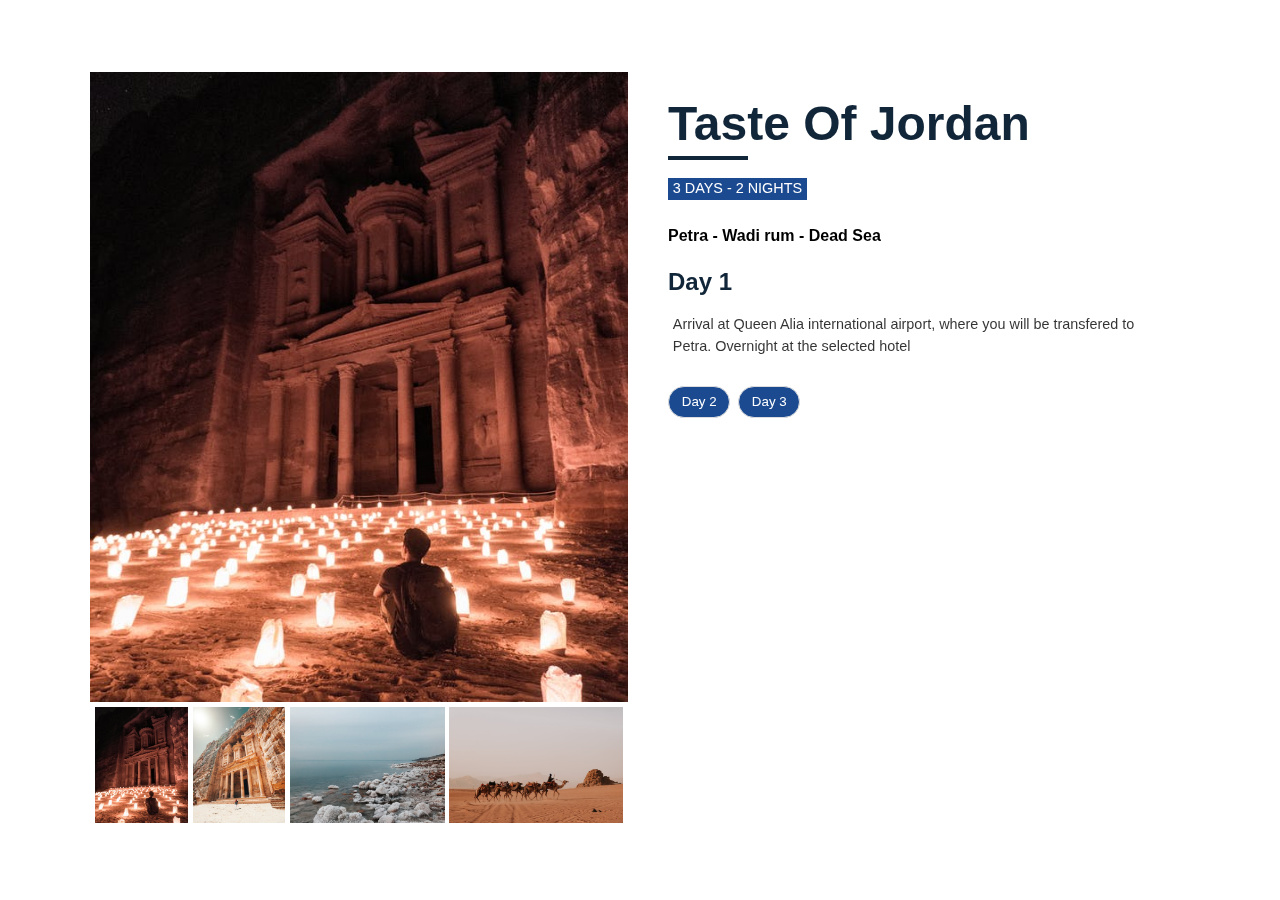
<file: program1.html>
<!DOCTYPE html>
<html>
  <head>
    <meta charset="utf-8" />
    <meta http-equiv="X-UA-Compatible" content="IE=edge" />
    <title>Aranda vip - Progarms</title>
    <meta name="viewport" content="width=device-width, initial-scale=1" />
    <link rel="stylesheet" href="assets/css/program.css" />

    <link
      rel="stylesheet"
      href="https://cdnjs.cloudflare.com/ajax/libs/font-awesome/5.15.1/css/all.min.css"
      integrity="sha512-+4zCK9k+qNFUR5X+cKL9EIR+ZOhtIloNl9GIKS57V1MyNsYpYcUrUeQc9vNfzsWfV28IaLL3i96P9sdNyeRssA=="
      crossorigin="anonymous"
    />
    <!--============= Fav Icon ===================-->

    <link
      rel="apple-touch-icon"
      sizes="180x180"
      href="assets/img/fav/apple-touch-icon.png"
    />
    <link
      rel="icon"
      type="image/png"
      sizes="32x32"
      href="assets/img/fav/favicon-32x32.png"
    />
    <link
      rel="icon"
      type="image/png"
      sizes="16x16"
      href="assets/img/fav/favicon-16x16.png"
    />
    <link rel="manifest" href="assets/img/fav/site.webmanifest" />
    <link
      rel="mask-icon"
      href="assets/img/fav/safari-pinned-tab.svg"
      color="#5bbad5"
    />
    <meta name="msapplication-TileColor" content="#da532c" />
    <meta name="theme-color" content="#ffffff" />
  </head>
  <body>
    <!-- <header class="header" id="header">
      <nav class="nav" id="nav">
        <a href="#" class="nav__logo"
          ><img src="assets/img/logo.png" alt="" width="80px" height="800px"
        /></a>

        <div class="nav__menu" id="nav-menu">
          <ul class="nav__list">
            <li class="nav__item">
              <a href="#discover" class="nav__link">Discover</a>
            </li>
            <li class="nav__item">
              <a href="#services" class="nav__link">Services</a>
            </li>
            <li class="nav__item">
              <a href="#featured" class="nav__link">Car rental</a>
            </li>
            <li class="nav__item">
              <a href="#featured" class="nav__link">Programs</a>
            </li>
          </ul>

          <div class="nav__dark">
            <span class="change-theme-name">Dark mode</span>
            <i class="ri-moon-line change-theme" id="theme-button"></i>
          </div>

          <i class="ri-close-line nav__close" id="nav-close"></i>
        </div>

        <div class="nav__toggle" id="nav-toggle">
          <i class="ri-menu-3-line"></i>
        </div>
      </nav>
    </header> -->
    <div class="card-wrapper">
      <div class="card">
        <!-- card left -->
        <div class="product-imgs">
          <div class="img-display">
            <div class="img-showcase">
              <img src="assets/img/petra.jpeg" alt="shoe image" />
              <img src="assets/img/petra1.jpeg" alt="shoe image" />
              <img src="assets/img/dead.jpeg" alt="shoe image" />
              <img src="assets/img/wadi.jpeg" alt="shoe image" />
            </div>
          </div>
          <div class="img-select">
            <div class="img-item">
              <a href="#" data-id="1">
                <img src="assets/img/petra.jpeg" alt="shoe image" />
              </a>
            </div>
            <div class="img-item">
              <a href="#" data-id="2">
                <img src="assets/img/petra1.jpeg" alt="shoe image" />
              </a>
            </div>
            <div class="img-item">
              <a href="#" data-id="3">
                <img src="assets/img/dead.jpeg" alt="shoe image" />
              </a>
            </div>
            <div class="img-item">
              <a href="#" data-id="4">
                <img src="assets/img/wadi.jpeg" alt="shoe image" />
              </a>
            </div>
          </div>
        </div>
        <!-- card right -->
        <div class="product-content">
          <h2 class="product-title">Taste of Jordan</h2>
          <a href="#" class="product-link">3 Days - 2 nights</a>

          <div class="product-price">
            <p class="last-price">Petra - Wadi rum - Dead Sea</p>
          </div>

          <div class="product-detail">
            <h2 id="daytitle">Day 1</h2>
            <p id="dayinfo">
              Arrival at Queen Alia international airport, where you will be
              transfered to Petra. Overnight at the selected hotel
            </p>
          </div>

          <div class="purchase-info">
            <button class="btn" id="day2" onclick="">Day 2</button>
            <button class="btn" id="day3" onclick="">Day 3</button>
          </div>
        </div>
      </div>
    </div>

    <!--=============== SCROLL REVEAL===============-->
    <script src="assets/js/scrollreveal.min.js"></script>

    <script src="assets/js/program.js"></script>
  </body>
</html>
</file>
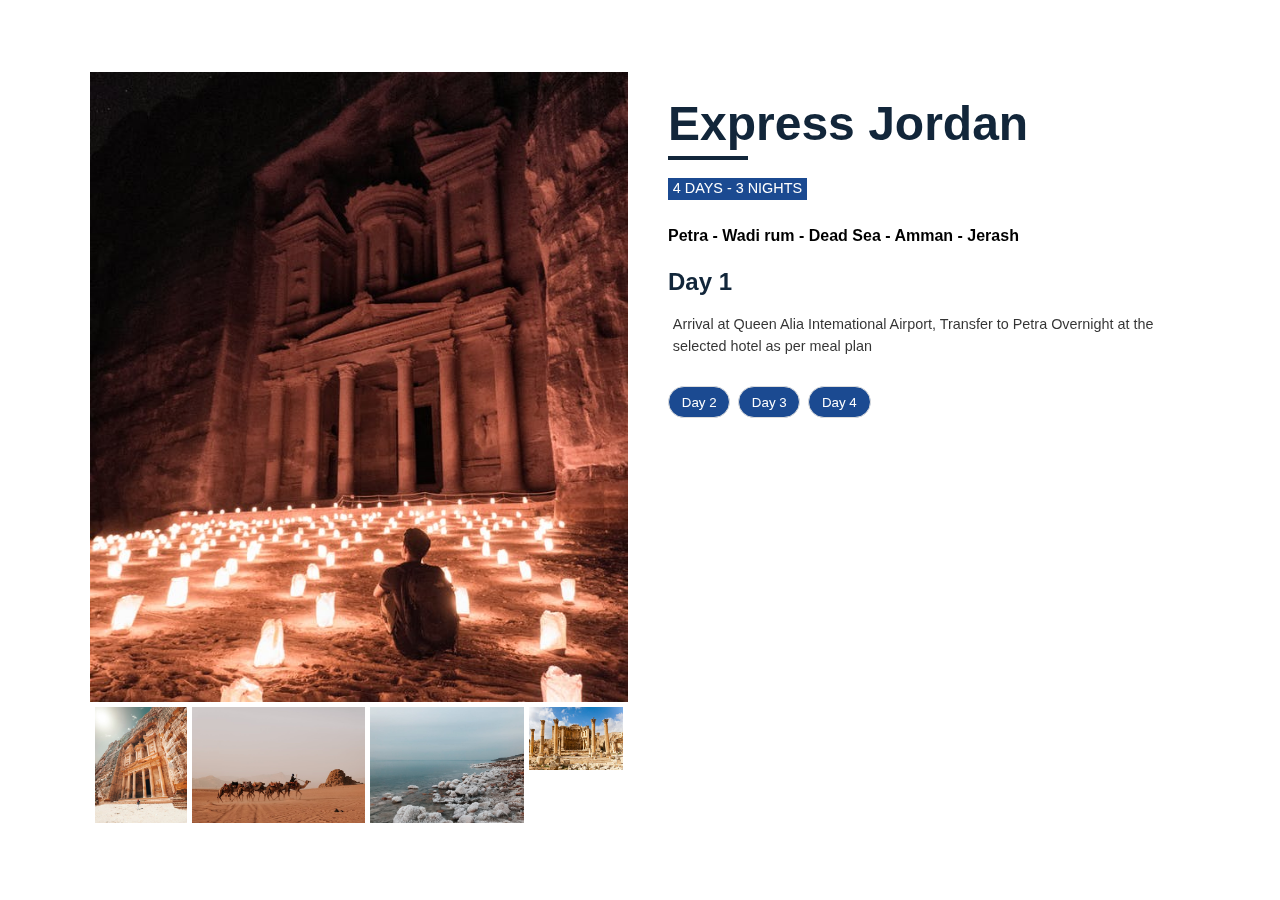
<file: program2.html>
<!DOCTYPE html>
<html>
  <head>
    <meta charset="utf-8" />
    <meta http-equiv="X-UA-Compatible" content="IE=edge" />
    <title>Aranda vip - Progarms</title>
    <meta name="viewport" content="width=device-width, initial-scale=1" />
    <link rel="stylesheet" href="assets/css/program.css" />
    <link
      rel="stylesheet"
      href="https://cdnjs.cloudflare.com/ajax/libs/font-awesome/5.15.1/css/all.min.css"
      integrity="sha512-+4zCK9k+qNFUR5X+cKL9EIR+ZOhtIloNl9GIKS57V1MyNsYpYcUrUeQc9vNfzsWfV28IaLL3i96P9sdNyeRssA=="
      crossorigin="anonymous"
    />
    <!--============= Fav Icon ===================-->

    <link
      rel="apple-touch-icon"
      sizes="180x180"
      href="assets/img/fav/apple-touch-icon.png"
    />
    <link
      rel="icon"
      type="image/png"
      sizes="32x32"
      href="assets/img/fav/favicon-32x32.png"
    />
    <link
      rel="icon"
      type="image/png"
      sizes="16x16"
      href="assets/img/fav/favicon-16x16.png"
    />
    <link rel="manifest" href="assets/img/fav/site.webmanifest" />
    <link
      rel="mask-icon"
      href="assets/img/fav/safari-pinned-tab.svg"
      color="#5bbad5"
    />
    <meta name="msapplication-TileColor" content="#da532c" />
    <meta name="theme-color" content="#ffffff" />
  </head>
  <body>
    <!-- <header class="header" id="header">
      <nav class="nav" id="nav">
        <a href="#" class="nav__logo"
          ><img src="assets/img/logo.png" alt="" width="80px" height="800px"
        /></a>

        <div class="nav__menu" id="nav-menu">
          <ul class="nav__list">
            <li class="nav__item">
              <a href="#discover" class="nav__link">Discover</a>
            </li>
            <li class="nav__item">
              <a href="#services" class="nav__link">Services</a>
            </li>
            <li class="nav__item">
              <a href="#featured" class="nav__link">Car rental</a>
            </li>
            <li class="nav__item">
              <a href="#featured" class="nav__link">Programs</a>
            </li>
          </ul>

           <div class="nav__dark">
              <span class="change-theme-name">Dark mode</span>
              <i class="ri-moon-line change-theme" id="theme-button"></i>
            </div> 

          <i class="ri-close-line nav__close" id="nav-close"></i>
        </div>

        <div class="nav__toggle" id="nav-toggle">
          <i class="ri-menu-3-line"></i>
        </div>
      </nav>
    </header> -->
    <div class="card-wrapper">
      <div class="card">
        <!-- card left -->
        <div class="product-imgs">
          <div class="img-display">
            <div class="img-showcase">
              <img src="assets/img/petra.jpeg" alt="shoe image" />
              <img src="assets/img/petra1.jpeg" alt="shoe image" />
              <img src="assets/img/dead.jpeg" alt="shoe image" />
              <img src="assets/img/wadi.jpeg" alt="shoe image" />
            </div>
          </div>
          <div class="img-select">
            <div class="img-item">
              <a href="#" data-id="1">
                <img src="assets/img/petra1.jpeg" alt="shoe image" />
              </a>
            </div>
            <div class="img-item">
              <a href="#" data-id="2">
                <img src="assets/img/wadi.jpeg" alt="shoe image" />
              </a>
            </div>
            <div class="img-item">
              <a href="#" data-id="3">
                <img src="assets/img/dead.jpeg" alt="shoe image" />
              </a>
            </div>
            <div class="img-item">
              <a href="#" data-id="4">
                <img src="assets/img/jerash.jpg" alt="shoe image" />
              </a>
            </div>
          </div>
        </div>
        <!-- card right -->
        <div class="product-content">
          <h2 class="product-title">Express Jordan</h2>
          <a href="#" class="product-link">4 Days - 3 nights</a>

          <div class="product-price">
            <p class="last-price">
              Petra - Wadi rum - Dead Sea - Amman - Jerash
            </p>
          </div>

          <div class="product-detail">
            <h2 id="daytitle">Day 1</h2>
            <p id="dayinfo">
              Arrival at Queen Alia Intemational Airport, Transfer to Petra
              Overnight at the selected hotel as per meal plan
            </p>
          </div>

          <div class="purchase-info">
            <button class="btn" id="day2" onclick="">Day 2</button>
            <button class="btn" id="day3" onclick="">Day 3</button>
            <button class="btn" id="day4" onclick="">Day 4</button>
          </div>
        </div>
      </div>
    </div>

    <script src="assets/js/scrollreveal.min.js"></script>

    <script>
      const day_2_btn = document.getElementById("day2");
      const day_3_btn = document.getElementById("day3");
      const day_4_btn = document.getElementById("day4");
      const title = document.getElementById("daytitle");
      const info = document.getElementById("dayinfo");
      day_2_btn.addEventListener("click", () => {
        let text = "Day 2";
        let infoText =
          "Breakfast at the hotel. Today, enjoy a tour of Petra, both a Jordanian national treasure and aUNESCO World Heritage Site. The ancient capital of the Nabataeans, Petra once sheltered Arab traders who came through the region with precious cargoes of spices, silkS, Vory, and rare pelts. See the towering treasury, a building rising 140 feet that is cut into the sheer rock face Along the way, you will also see the impressive architecture of countiess temples, water channels, arched gates, and royal tombs, the remnants of a once great culture Continue to visit the Wadi Rum Desert, and its magnificent moon-like landscape. Take a short ride in a 4x4 vehicle. Overnight at the camp as per meal plan";
        title.innerText = text;
        info.innerText = infoText;
      });

      day_3_btn.addEventListener("click", () => {
        let text = "Day 3";
        let infoText =
          "Breakfast at the camp. Then drive to the lowest point on Earth the Dead Sea for relaxation and rejuenation After visit Dead Sea beach drive to Amman. Overnight at the selected hotel as per meal plan";
        title.innerText = text;
        info.innerText = infoText;
      });

      day_4_btn.addEventListener("click", () => {
        let text = "Day 4";
        let infoText =
          "Breakfast at the hotel. After breakfast, embark on acity tour of Amman, the capital of the Kingdom of Jordan. Often referred to as the 'White City' because of the white stone used to build the houses, Amman is among the oldest continually inhabited cities on Earth. The tour wil take  you to the museums, the Citadel, the Roman Amphitheater, the souks, and the city's moderndistnct Then travel north of Amman to the best preserved example of Roman civilization in Jordan, the city of Jerash Jerash, part of the Decapolis (the ten large Roman cities of the East)has been called the Pompeii of the East for its unique state of preservation. The city featurestheaters, churches. temples of Zeus and Artemis. a Nymphaeum and colonnaded streets. Andfinaly transfer to the airport Assistance with fomalities by a member of our staff and departure";
        title.innerText = text;
        info.innerText = infoText;
      });

      const imgs = document.querySelectorAll(".img-select a");
      const imgBtns = [...imgs];
      let imgId = 1;

      imgBtns.forEach((imgItem) => {
        imgItem.addEventListener("click", (event) => {
          event.preventDefault();
          imgId = imgItem.dataset.id;
          slideImage();
        });
      });

      function slideImage() {
        const displayWidth = document.querySelector(
          ".img-showcase img:first-child",
        ).clientWidth;

        document.querySelector(".img-showcase").style.transform = `translateX(${
          -(imgId - 1) * displayWidth
        }px)`;
      }

      window.addEventListener("resize", slideImage);

      /********* **********/

      const sr = ScrollReveal({
        distance: "60px",
        duration: 2800,
        // reset: true,
      });

      sr.reveal(`.product-content`, {
        origin: "top",
        interval: 100,
      });

      sr.reveal(`.product-imgs`, {
        origin: "left",
        interval: 100,
      });
    </script>
  </body>
</html>
</file>
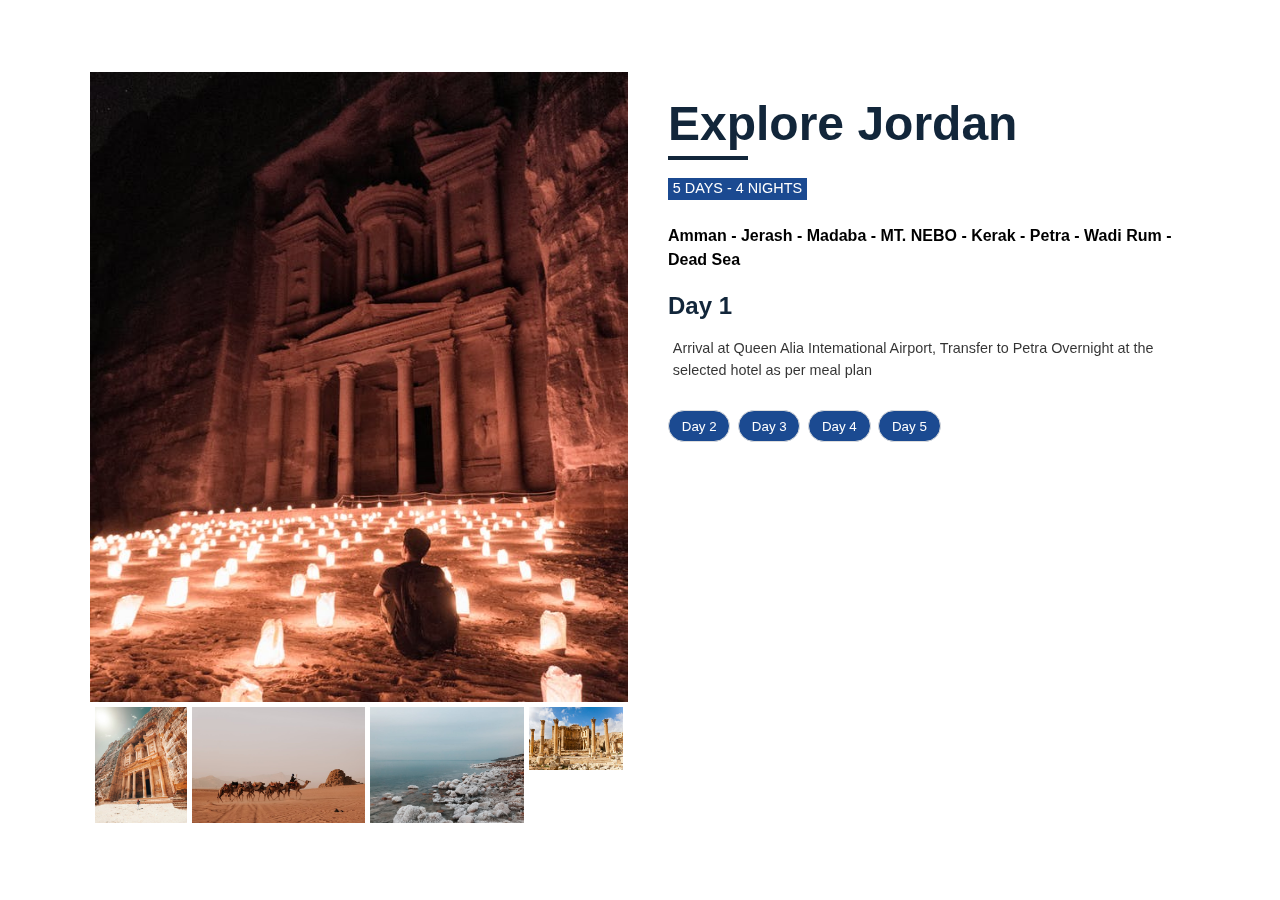
<file: program3.html>
<!DOCTYPE html>
<html>
  <head>
    <meta charset="utf-8" />
    <meta http-equiv="X-UA-Compatible" content="IE=edge" />
    <title>Aranda vip - Progarms</title>
    <meta name="viewport" content="width=device-width, initial-scale=1" />
    <link rel="stylesheet" href="assets/css/program.css" />
    <link
      rel="stylesheet"
      href="https://cdnjs.cloudflare.com/ajax/libs/font-awesome/5.15.1/css/all.min.css"
      integrity="sha512-+4zCK9k+qNFUR5X+cKL9EIR+ZOhtIloNl9GIKS57V1MyNsYpYcUrUeQc9vNfzsWfV28IaLL3i96P9sdNyeRssA=="
      crossorigin="anonymous"
    />
    <!--============= Fav Icon ===================-->

    <link
      rel="apple-touch-icon"
      sizes="180x180"
      href="assets/img/fav/apple-touch-icon.png"
    />
    <link
      rel="icon"
      type="image/png"
      sizes="32x32"
      href="assets/img/fav/favicon-32x32.png"
    />
    <link
      rel="icon"
      type="image/png"
      sizes="16x16"
      href="assets/img/fav/favicon-16x16.png"
    />
    <link rel="manifest" href="assets/img/fav/site.webmanifest" />
    <link
      rel="mask-icon"
      href="assets/img/fav/safari-pinned-tab.svg"
      color="#5bbad5"
    />
    <meta name="msapplication-TileColor" content="#da532c" />
    <meta name="theme-color" content="#ffffff" />
  </head>
  <body>
    <!-- <header class="header" id="header">
      <nav class="nav" id="nav">
        <a href="#" class="nav__logo"
          ><img src="assets/img/logo.png" alt="" width="80px" height="800px"
        /></a>

        <div class="nav__menu" id="nav-menu">
          <ul class="nav__list">
            <li class="nav__item">
              <a href="#discover" class="nav__link">Discover</a>
            </li>
            <li class="nav__item">
              <a href="#services" class="nav__link">Services</a>
            </li>
            <li class="nav__item">
              <a href="#featured" class="nav__link">Car rental</a>
            </li>
            <li class="nav__item">
              <a href="#featured" class="nav__link">Programs</a>
            </li>
          </ul>

           <div class="nav__dark">
              <span class="change-theme-name">Dark mode</span>
              <i class="ri-moon-line change-theme" id="theme-button"></i>
            </div> 

          <i class="ri-close-line nav__close" id="nav-close"></i>
        </div>

        <div class="nav__toggle" id="nav-toggle">
          <i class="ri-menu-3-line"></i>
        </div>
      </nav>
    </header> -->
    <div class="card-wrapper">
      <div class="card">
        <!-- card left -->
        <div class="product-imgs">
          <div class="img-display">
            <div class="img-showcase">
              <img src="assets/img/petra.jpeg" alt="shoe image" />
              <img src="assets/img/petra1.jpeg" alt="shoe image" />
              <img src="assets/img/dead.jpeg" alt="shoe image" />
              <img src="assets/img/wadi.jpeg" alt="shoe image" />
            </div>
          </div>
          <div class="img-select">
            <div class="img-item">
              <a href="#" data-id="1">
                <img src="assets/img/petra1.jpeg" alt="shoe image" />
              </a>
            </div>
            <div class="img-item">
              <a href="#" data-id="2">
                <img src="assets/img/wadi.jpeg" alt="shoe image" />
              </a>
            </div>
            <div class="img-item">
              <a href="#" data-id="3">
                <img src="assets/img/dead.jpeg" alt="shoe image" />
              </a>
            </div>
            <div class="img-item">
              <a href="#" data-id="4">
                <img src="assets/img/jerash.jpg" alt="shoe image" />
              </a>
            </div>
          </div>
        </div>
        <!-- card right -->
        <div class="product-content">
          <h2 class="product-title">Explore Jordan</h2>
          <a href="#" class="product-link">5 Days - 4 nights</a>

          <div class="product-price">
            <p class="last-price">
              Amman - Jerash - Madaba - MT. NEBO - Kerak - Petra - Wadi Rum -
              Dead Sea
            </p>
          </div>

          <div class="product-detail">
            <h2 id="daytitle">Day 1</h2>
            <p id="dayinfo">
              Arrival at Queen Alia Intemational Airport, Transfer to Petra
              Overnight at the selected hotel as per meal plan
            </p>
          </div>

          <div class="purchase-info">
            <button class="btn" id="day2" onclick="">Day 2</button>
            <button class="btn" id="day3" onclick="">Day 3</button>
            <button class="btn" id="day4" onclick="">Day 4</button>
            <button id="day5" class="btn" onclick="">Day 5</button>
          </div>
        </div>
      </div>
    </div>
    <script src="assets/js/scrollreveal.min.js"></script>
    <script>
      const day_2_btn = document.getElementById("day2");
      const day_3_btn = document.getElementById("day3");
      const day_4_btn = document.getElementById("day4");
      const day_5_btn = document.getElementById("day5");
      const title = document.getElementById("daytitle");
      const info = document.getElementById("dayinfo");
      day_2_btn.addEventListener("click", () => {
        let text = "Day 2";
        let infoText =
          "Breakast at the hotel After breaktast, embark on a city tour of Amman, the capital of the Kingdom of Jordan Often referred to as the 'White City' because of the white stone used to build the houses Amman is among the aldest continually inhabited cities on Earth. The tour will take you to the museums, the Citadel, the Roman Amphitheater, the souks, and the city's modern distnct. Then travel north of Amman to the best preseved example of Roman civilization in Jordan, the city of Jerash Jerash, part of the Decapolis (the ten large Roman cities of the East) has been called the Pompeii of the East for its unique state of preservation. The city features theaters, churches, temples of Zeus and Artemis, a Nymphaeum and colonnaded streets. Later, return to Amman. Overnight at the selected hotel as per meal plan";
        title.innerText = text;
        info.innerText = infoText;
      });

      day_3_btn.addEventListener("click", () => {
        let text = "Day 3";
        let infoText =
          "Breakfast at the hotel. This morning en route to Petra, visit the mosaic city of Madaba, where an ancient map of the Holy Land is set into the floor of Saint George's Church. Continue to visit Mount Nebo, the reputed burial site of Moses, overlooking the Jordan Valley and the Dead Sea. Then drive through the beautiful scenery of Wadi Mujib to Kerak for a visit of the Crusader Castle before arriving in Petra Rinally, drive to the Petra Overnight at the selected hotel as per meal plan";
        title.innerText = text;
        info.innerText = infoText;
      });

      day_4_btn.addEventListener("click", () => {
        let text = "Day 4";
        let infoText =
          "Breaktast at the hotel loday, enjoy a tour of Petra, both a Jordanian national treasure and a UNESCO Worid Heritage Site. The ancient capital of the Nabataeans Petra once sheltered Arab traders who came through the region with precious cargoes of spIces, silks IVOry, and rare pelts. See the towering reasury, a building nsing 140 feet that is cut into the sheer rocktace. Along the way. you will als0 see the impresSIve architecture of countiess temples, water channels, arched gates, and royal tombs, the remnants of a once great culture Continue to Visit the Wadi Rum Desert, and its magnificent moon-like landscape 1ake a short nide in a 4x4 vehicle. Overnight at the camp as per meal plan";
        title.innerText = text;
        info.innerText = infoText;
      });

      day_5_btn.addEventListener("click", () => {
        let text = "Day 5";
        let infoText =
          "Breakfast at the camp. Then drive to the lowest point on Earth the Dead Sea for relaxation and rejuvenation After visit Dead Sea beach drive to Amman to take rest before departure And finally transfer to the airport. Assistance with formalities by a member of our staff and departure";
        title.innerText = text;
        info.innerText = infoText;
      });

      const imgs = document.querySelectorAll(".img-select a");
      const imgBtns = [...imgs];
      let imgId = 1;

      imgBtns.forEach((imgItem) => {
        imgItem.addEventListener("click", (event) => {
          event.preventDefault();
          imgId = imgItem.dataset.id;
          slideImage();
        });
      });

      function slideImage() {
        const displayWidth = document.querySelector(
          ".img-showcase img:first-child",
        ).clientWidth;

        document.querySelector(".img-showcase").style.transform = `translateX(${
          -(imgId - 1) * displayWidth
        }px)`;
      }

      window.addEventListener("resize", slideImage);

      /********* **********/

      const sr = ScrollReveal({
        distance: "60px",
        duration: 2800,
        // reset: true,
      });

      sr.reveal(`.product-content`, {
        origin: "top",
        interval: 100,
      });

      sr.reveal(`.product-imgs`, {
        origin: "left",
        interval: 100,
      });
    </script>
  </body>
</html>
</file>
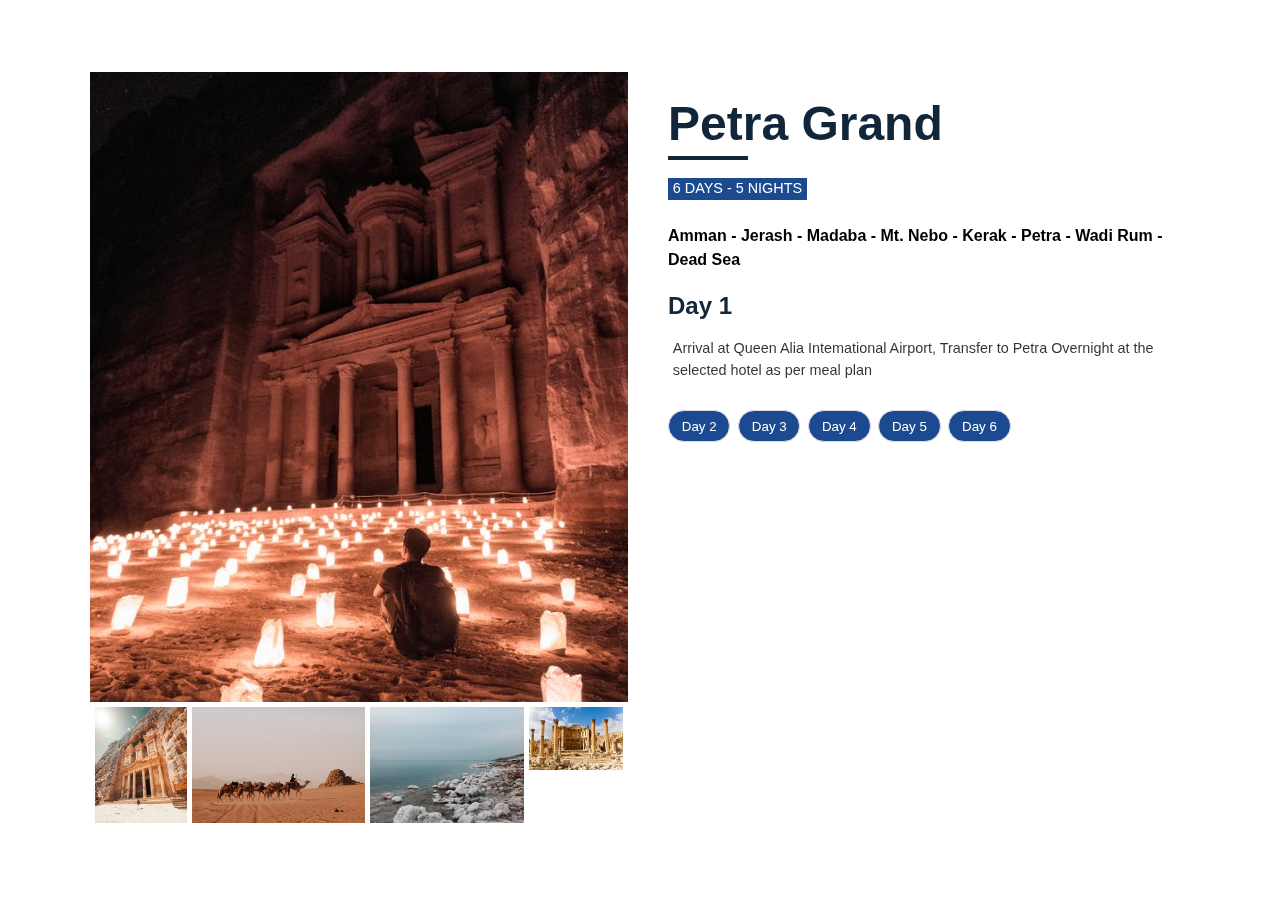
<file: program4.html>
<!DOCTYPE html>
<html>
  <head>
    <meta charset="utf-8" />
    <meta http-equiv="X-UA-Compatible" content="IE=edge" />
    <title>Aranda vip - Progarms</title>
    <meta name="viewport" content="width=device-width, initial-scale=1" />
    <link rel="stylesheet" href="assets/css/program.css" />
    <link
      rel="stylesheet"
      href="https://cdnjs.cloudflare.com/ajax/libs/font-awesome/5.15.1/css/all.min.css"
      integrity="sha512-+4zCK9k+qNFUR5X+cKL9EIR+ZOhtIloNl9GIKS57V1MyNsYpYcUrUeQc9vNfzsWfV28IaLL3i96P9sdNyeRssA=="
      crossorigin="anonymous"
    />
    <!--============= Fav Icon ===================-->

    <link
      rel="apple-touch-icon"
      sizes="180x180"
      href="assets/img/fav/apple-touch-icon.png"
    />
    <link
      rel="icon"
      type="image/png"
      sizes="32x32"
      href="assets/img/fav/favicon-32x32.png"
    />
    <link
      rel="icon"
      type="image/png"
      sizes="16x16"
      href="assets/img/fav/favicon-16x16.png"
    />
    <link rel="manifest" href="assets/img/fav/site.webmanifest" />
    <link
      rel="mask-icon"
      href="assets/img/fav/safari-pinned-tab.svg"
      color="#5bbad5"
    />
    <meta name="msapplication-TileColor" content="#da532c" />
    <meta name="theme-color" content="#ffffff" />
  </head>
  <body>
    <!-- <header class="header" id="header">
      <nav class="nav" id="nav">
        <a href="#" class="nav__logo"
          ><img src="assets/img/logo.png" alt="" width="80px" height="800px"
        /></a>

        <div class="nav__menu" id="nav-menu">
          <ul class="nav__list">
            <li class="nav__item">
              <a href="#discover" class="nav__link">Discover</a>
            </li>
            <li class="nav__item">
              <a href="#services" class="nav__link">Services</a>
            </li>
            <li class="nav__item">
              <a href="#featured" class="nav__link">Car rental</a>
            </li>
            <li class="nav__item">
              <a href="#featured" class="nav__link">Programs</a>
            </li>
          </ul>

           <div class="nav__dark">
              <span class="change-theme-name">Dark mode</span>
              <i class="ri-moon-line change-theme" id="theme-button"></i>
            </div> 

          <i class="ri-close-line nav__close" id="nav-close"></i>
        </div>

        <div class="nav__toggle" id="nav-toggle">
          <i class="ri-menu-3-line"></i>
        </div>
      </nav>
    </header> -->
    <div class="card-wrapper">
      <div class="card">
        <!-- card left -->
        <div class="product-imgs">
          <div class="img-display">
            <div class="img-showcase">
              <img src="assets/img/petra.jpeg" alt="shoe image" />
              <img src="assets/img/petra1.jpeg" alt="shoe image" />
              <img src="assets/img/dead.jpeg" alt="shoe image" />
              <img src="assets/img/wadi.jpeg" alt="shoe image" />
            </div>
          </div>
          <div class="img-select">
            <div class="img-item">
              <a href="#" data-id="1">
                <img src="assets/img/petra1.jpeg" alt="shoe image" />
              </a>
            </div>
            <div class="img-item">
              <a href="#" data-id="2">
                <img src="assets/img/wadi.jpeg" alt="shoe image" />
              </a>
            </div>
            <div class="img-item">
              <a href="#" data-id="3">
                <img src="assets/img/dead.jpeg" alt="shoe image" />
              </a>
            </div>
            <div class="img-item">
              <a href="#" data-id="4">
                <img src="assets/img/jerash.jpg" alt="shoe image" />
              </a>
            </div>
          </div>
        </div>
        <!-- card right -->
        <div class="product-content">
          <h2 class="product-title">Petra Grand</h2>
          <a href="#" class="product-link">6 Days - 5 Nights</a>

          <div class="product-price">
            <p class="last-price">
              Amman - Jerash - Madaba - Mt. Nebo - Kerak - Petra - Wadi Rum -
              Dead Sea
            </p>
          </div>

          <div class="product-detail">
            <h2 id="daytitle">Day 1</h2>
            <p id="dayinfo">
              Arrival at Queen Alia Intemational Airport, Transfer to Petra
              Overnight at the selected hotel as per meal plan
            </p>
          </div>

          <div class="purchase-info">
            <button class="btn" id="day2" onclick="">Day 2</button>
            <button class="btn" id="day3" onclick="">Day 3</button>
            <button class="btn" id="day4" onclick="">Day 4</button>
            <button id="day5" class="btn" onclick="">Day 5</button>
            <button id="day6" class="btn" onclick="">Day 6</button>
          </div>
        </div>
      </div>
    </div>
    <script src="assets/js/scrollreveal.min.js"></script>

    <script>
      const day_2_btn = document.getElementById("day2");
      const day_3_btn = document.getElementById("day3");
      const day_4_btn = document.getElementById("day4");
      const day_5_btn = document.getElementById("day5");
      const title = document.getElementById("daytitle");
      const info = document.getElementById("dayinfo");
      day_2_btn.addEventListener("click", () => {
        let text = "Day 2";
        let infoText =
          "Breakast at the hotel After breaktast, embark on a city tour of Amman, the capital of the Kingdom of Jordan Often referred to as the 'White City' because of the white stone used to build the houses Amman is among the aldest continually inhabited cities on Earth. The tour will take you to the museums, the Citadel, the Roman Amphitheater, the souks, and the city's modern distnct. Then travel north of Amman to the best preseved example of Roman civilization in Jordan, the city of Jerash Jerash, part of the Decapolis (the ten large Roman cities of the East) has been called the Pompeii of the East for its unique state of preservation. The city features theaters, churches, temples of Zeus and Artemis, a Nymphaeum and colonnaded streets. Later, return to Amman. Overnight at the selected hotel as per meal plan";
        title.innerText = text;
        info.innerText = infoText;
      });

      day_3_btn.addEventListener("click", () => {
        let text = "Day 3";
        let infoText =
          "Breakfast at the hotel. This morning en route to Petra, visit the mosaic city of Madaba, where an ancient map of the Holy Land is set into the floor of Saint George's Church. Continue to visit Mount Nebo, the reputed burial site of Moses, overlooking the Jordan Valley and the Dead Sea. Then drive through the beautiful scenery of Wadi Mujib to Kerak for a visit of the Crusader Castle before arriving in Petra Rinally, drive to the Petra Overnight at the selected hotel as per meal plan";
        title.innerText = text;
        info.innerText = infoText;
      });

      day_4_btn.addEventListener("click", () => {
        let text = "Day 4";
        let infoText =
          "Breaktast at the hotel loday, enjoy a tour of Petra, both a Jordanian national treasure and a UNESCO Worid Heritage Site. The ancient capital of the Nabataeans Petra once sheltered Arab traders who came through the region with precious cargoes of spIces, silks IVOry, and rare pelts. See the towering reasury, a building nsing 140 feet that is cut into the sheer rocktace. Along the way. you will als0 see the impresSIve architecture of countiess temples, water channels, arched gates, and royal tombs, the remnants of a once great culture Continue to Visit the Wadi Rum Desert, and its magnificent moon-like landscape 1ake a short nide in a 4x4 vehicle. Overnight at the camp as per meal plan";
        title.innerText = text;
        info.innerText = infoText;
      });

      day_5_btn.addEventListener("click", () => {
        let text = "Day 5";
        let infoText =
          "Breakfast at the camp. Then drive to the lowest point on Earth the Dead Sea for relaxation and rejuvenation After visit Dead Sea beach drive to Amman to take rest before departure And finally transfer to the airport. Assistance with formalities by a member of our staff and departure";
        title.innerText = text;
        info.innerText = infoText;
      });

      const imgs = document.querySelectorAll(".img-select a");
      const imgBtns = [...imgs];
      let imgId = 1;

      imgBtns.forEach((imgItem) => {
        imgItem.addEventListener("click", (event) => {
          event.preventDefault();
          imgId = imgItem.dataset.id;
          slideImage();
        });
      });

      function slideImage() {
        const displayWidth = document.querySelector(
          ".img-showcase img:first-child",
        ).clientWidth;

        document.querySelector(".img-showcase").style.transform = `translateX(${
          -(imgId - 1) * displayWidth
        }px)`;
      }

      window.addEventListener("resize", slideImage);

      /********* **********/

      const sr = ScrollReveal({
        distance: "60px",
        duration: 2800,
        // reset: true,
      });

      sr.reveal(`.product-content`, {
        origin: "top",
        interval: 100,
      });

      sr.reveal(`.product-imgs`, {
        origin: "left",
        interval: 100,
      });
    </script>
  </body>
</html>
</file>
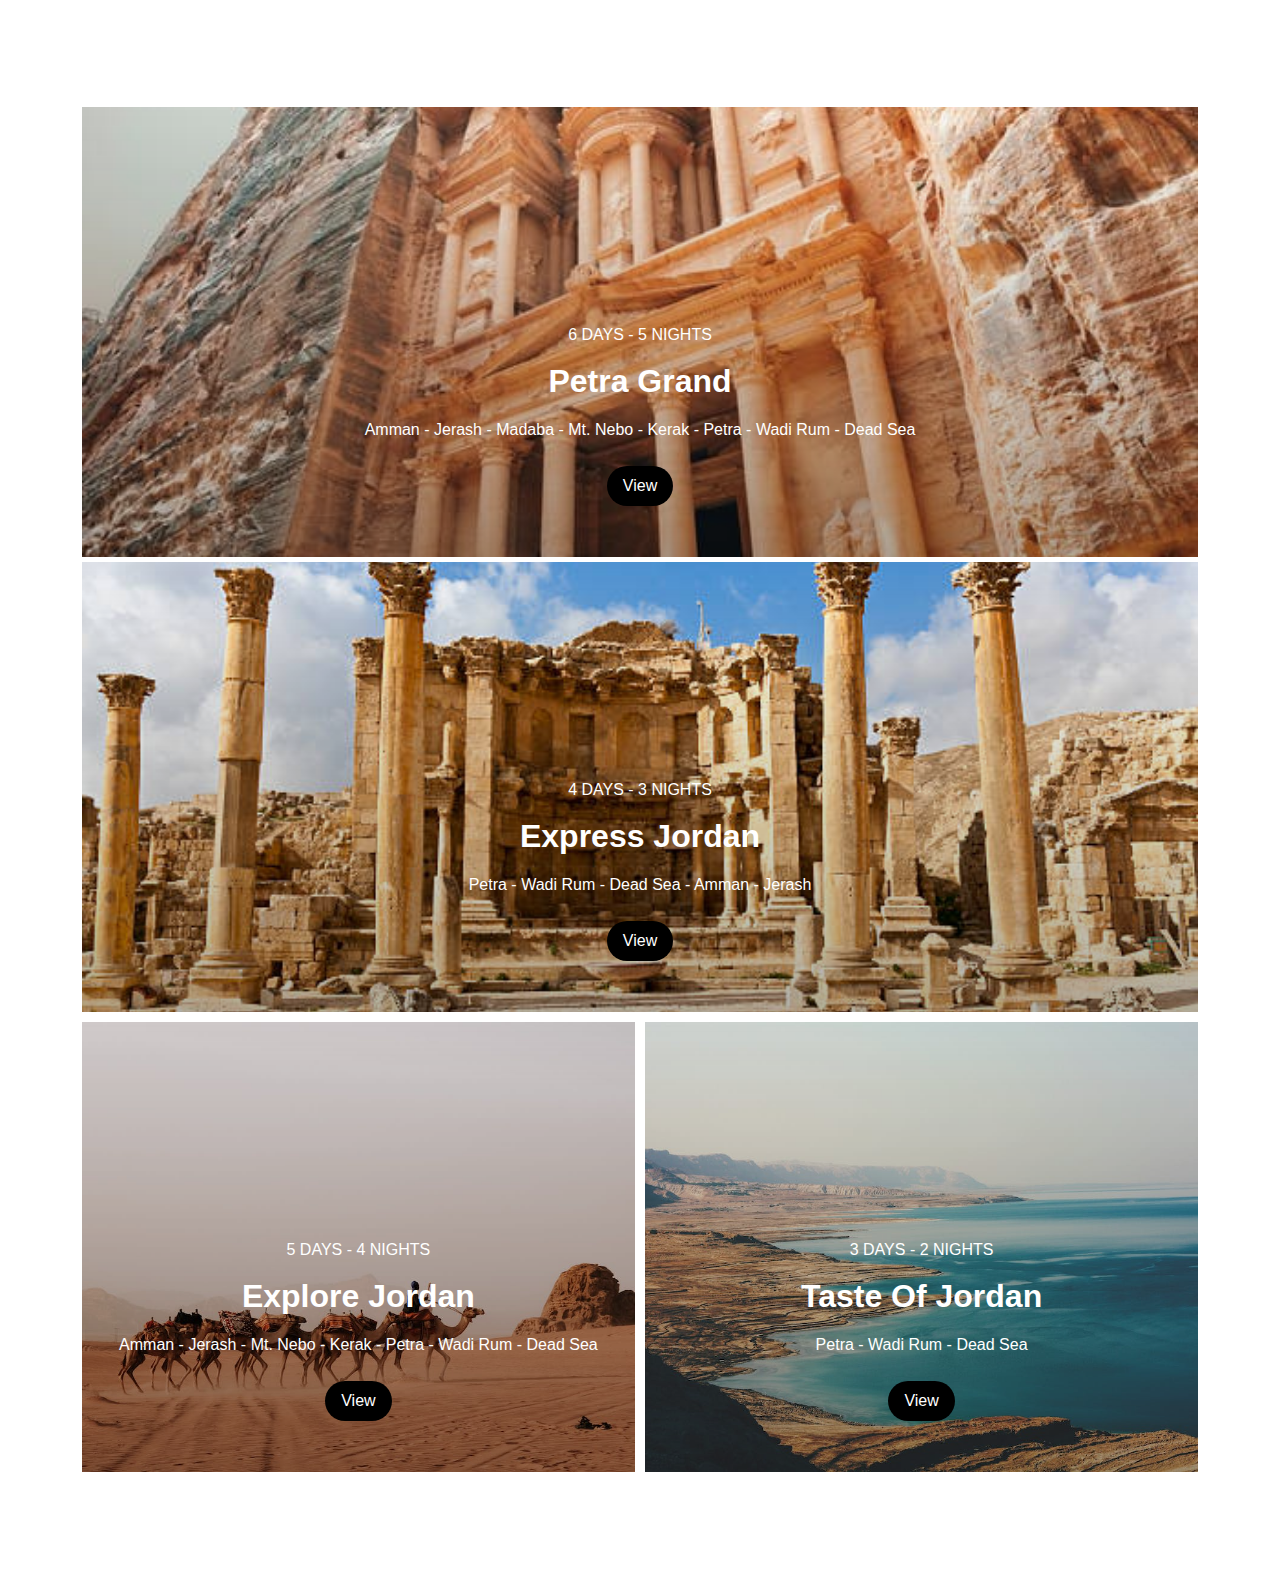
<file: programs.html>
<!DOCTYPE html>
<html lang="en">
  <head>
    <meta charset="UTF-8" />
    <meta http-equiv="X-UA-Compatible" content="IE=edge" />
    <meta name="viewport" content="width=device-width, initial-scale=1.0" />
    <link rel="stylesheet" href="assets/css/grid.css" />
    <title>Aranda vip - Progarms</title>
    <!--============= Fav Icon ===================-->

    <link
      rel="apple-touch-icon"
      sizes="180x180"
      href="assets/img/fav/apple-touch-icon.png"
    />
    <link
      rel="icon"
      type="image/png"
      sizes="32x32"
      href="assets/img/fav/favicon-32x32.png"
    />
    <link
      rel="icon"
      type="image/png"
      sizes="16x16"
      href="assets/img/fav/favicon-16x16.png"
    />
    <link rel="manifest" href="assets/img/fav/site.webmanifest" />
    <link
      rel="mask-icon"
      href="assets/img/fav/safari-pinned-tab.svg"
      color="#5bbad5"
    />
    <meta name="msapplication-TileColor" content="#da532c" />
    <meta name="theme-color" content="#ffffff" />
  </head>
  <body>
    <div class="product-collection">
      <div class="container">
        <div class="product-collection-wrapper">
          <!-- product col left -->
          <div class="product-col-left flex">
            <div class="product-col-content">
              <h2 class="sm-title">6 Days - 5 Nights</h2>
              <h2 class="md-title">Petra Grand</h2>
              <p class="text-light">
                Amman - Jerash - Madaba - Mt. Nebo - Kerak - Petra - Wadi Rum -
                Dead Sea
              </p>
              <button
                type="button"
                class="btn-dark"
                onclick="window.location.href = 'program4.html'"
              >
                View
              </button>
            </div>
          </div>

          <!-- product col right -->
          <div class="product-col-right">
            <div class="product-col-r-top flex">
              <div class="product-col-content">
                <h2 class="sm-title">4 Days - 3 Nights</h2>
                <h2 class="md-title">Express Jordan</h2>
                <p class="text-light">
                  Petra - Wadi Rum - Dead Sea - Amman - Jerash
                </p>
                <button
                  type="button"
                  class="btn-dark"
                  onclick="window.location.href = 'program2.html'"
                >
                  View
                </button>
              </div>
            </div>

            <div class="product-col-r-bottom">
              <!-- left -->
              <div class="flex">
                <div class="product-col-content">
                  <h2 class="sm-title">5 Days - 4 Nights</h2>
                  <h2 class="md-title">Explore Jordan</h2>
                  <p class="text-light">
                    Amman - Jerash - Mt. Nebo - Kerak - Petra - Wadi Rum - Dead
                    Sea
                  </p>
                  <button
                    type="button"
                    class="btn-dark"
                    onclick="window.location.href = 'program3.html'"
                  >
                    View
                  </button>
                </div>
              </div>
              <!-- right -->
              <div class="flex">
                <div class="product-col-content">
                  <h2 class="sm-title">3 Days - 2 Nights</h2>
                  <h2 class="md-title">Taste of Jordan</h2>
                  <p class="text-light">Petra - Wadi Rum - Dead Sea</p>
                  <button
                    type="button"
                    class="btn-dark"
                    onclick="window.location.href = 'program1.html'"
                  >
                    View
                  </button>
                </div>
              </div>
            </div>
          </div>
        </div>
      </div>
    </div>
    <script src="assets/js/scrollreveal.min.js"></script>
    <script>
      sr.reveal(`.btn-dark`, {
        origin: "top",
        interval: 100,
      });

      sr.reveal(`.product-col-left `, {
        origin: "left",
        interval: 100,
      });
    </script>
  </body>
</html>
</file>
<file: assets/css/program.css>
* {
  box-sizing: border-box;
  padding: 0;
  margin: 0;
  font-family: "Open Sans", sans-serif;
}
body {
  line-height: 1.5;
}

/*************************/
.header {
  width: 100vw;
  position: fixed;
  transition: 0.3s;
  top: 0px;
  left: 0;
  z-index: var(--z-fixed);
  background-color: transparent;
}

nav {
  transition: 0.3s;
  z-index: 100;
  width: 100vw;
  position: absolute;
  top: 0;
  left: 0;
  padding: 20px 8%;
  display: flex;
  align-items: center;
  justify-content: space-between;
}

nav img {
}
nav .logo {
  width: 10px;
}

nav ul li {
  list-style: none;
  display: inline-block;
  margin-right: 50px;
}

nav ul li a {
  text-decoration: none;
  color: #fff;
  font-size: 17px;
}

.content {
  text-align: center;
}

.content h1 {
  font-size: 160px;
  color: #fff;
  font-weight: 600;
  transition: 0.3s;
  cursor: pointer;
}

.content a {
  text-decoration: none;
  display: inline-block;
  color: #fff;
  font-size: 24px;
  border: 2px solid #fff;
  padding: 14px 70px;
  border-radius: 50px;
  margin-top: 20px;
}

.content h1:hover {
  color: transparent;
  -webkit-text-stroke: 2px white;
}

.bg__video {
  position: absolute;
  object-fit: cover;
  right: 0;
  bottom: 0;
  z-index: -1;
}

@media (min-aspect-ratio: 16/9) {
  .bg__video {
    width: 100%;
    height: auto;
  }
}

@media (max-aspect-ratio: 16/9) {
  .bg__video {
    width: auto;
    height: 100%;
  }
}
/*=============== NAV ===============*/
.nav {
  height: var(--header-height);
  display: flex;
  justify-content: space-between;
  align-items: center;
}

.nav__logo,
.nav__toggle {
  color: var(--white-color);
}

.nav__logo {
  font-weight: var(--font-semi-bold);
}

.nav__toggle {
  font-size: 1.2rem;
  cursor: pointer;
}

.nav__menu {
  position: relative;
}

@media screen and (max-width: 767px) {
  .nav__menu {
    position: fixed;
    background-color: var(--body-color);
    top: 0;
    right: -100%;
    width: 70%;
    height: 100%;
    box-shadow: -1px 0 4px rgba(14, 55, 63, 0.15);
    padding: 3rem;
    transition: 0.4s;
  }
}

.nav__list {
  display: flex;
  flex-direction: column;
  row-gap: 2.5rem;
}

.nav__link {
  color: var(--text-color-light);
  font-weight: var(--font-semi-bold);
  text-transform: uppercase;
}

.nav__link:hover {
  color: var(--text-color);
}

.nav__close {
  position: absolute;
  top: 0.75rem;
  right: 1rem;
  font-size: 1.5rem;
  color: var(--title-color);
  cursor: pointer;
}

/* show menu */
.show-menu {
  right: 0;
}

/* Change background header */
.scroll-header {
  background-color: white;
  top: 0;
}

nav.scroll-header {
  background-color: white;
}

.scroll-header .nav__logo,
.scroll-header .nav__toggle {
  color: var(--title-color);
}

/* Active link */
.active-link {
  position: relative;
  color: var(--title-color);
}

.active-link::before {
  content: "";
  position: absolute;
  background-color: var(--title-color);
  width: 100%;
  height: 2px;
  bottom: -0.75rem;
  left: 0;
}
/**********************/
.card-wrapper {
  max-width: 1100px;
  margin: 0 auto;
}
img {
  width: 100%;
  display: block;
}
.img-display {
  overflow: hidden;
}
.img-showcase {
  height: 70vh;
  display: flex;
  width: 100%;
  transition: all 0.5s ease;
}
.img-showcase img {
  min-width: 100%;
}
.img-select {
  display: flex;
}
.img-item {
  margin: 0.3rem;
}
.img-item:nth-child(1),
.img-item:nth-child(2),
.img-item:nth-child(3) {
  margin-right: 0;
}
.img-item:hover {
  opacity: 0.8;
}
.product-content {
  padding: 2rem 1rem;
}
.product-title {
  font-size: 3rem;
  text-transform: capitalize;
  font-weight: 700;
  position: relative;
  color: #12263a;
  margin: 1rem 0;
}
.product-title::after {
  content: "";
  position: absolute;
  left: 0;
  bottom: 0;
  height: 4px;
  width: 80px;
  background: #12263a;
}
.product-link {
  text-decoration: none;
  text-transform: uppercase;
  font-weight: 400;
  font-size: 0.9rem;
  display: inline-block;
  margin-bottom: 0.5rem;
  background: #1b4a91;
  color: #fff;
  padding: 0 0.3rem;
  transition: all 0.5s ease;
}
.product-link:hover {
  opacity: 0.9;
}
.product-rating {
  color: #ffc107;
}
.product-rating span {
  font-weight: 600;
  color: #252525;
}
.product-price {
  margin: 1rem 0;
  font-size: 1rem;
  font-weight: 700;
}
.product-price span {
  font-weight: 400;
}
.last-price span {
  color: #f64749;
  text-decoration: line-through;
}
.new-price span {
  color: #256eff;
}
.product-detail h2 {
  text-transform: capitalize;
  color: #12263a;
  padding-bottom: 0.6rem;
}
.product-detail p {
  font-size: 0.9rem;
  padding: 0.3rem;
  opacity: 0.8;
}
.product-detail ul {
  margin: 1rem 0;
  font-size: 0.9rem;
}
.product-detail ul li {
  margin: 0;
  list-style: none;
  background: url(shoes_images/checked.png) left center no-repeat;
  background-size: 18px;
  padding-left: 1.7rem;
  margin: 0.4rem 0;
  font-weight: 600;
  opacity: 0.9;
}
.product-detail ul li span {
  font-weight: 400;
}
.purchase-info {
  margin: 1.5rem 0;
}
.purchase-info input,
.purchase-info .btn {
  border: 1.5px solid #ddd;
  border-radius: 25px;
  text-align: center;
  padding: 0.45rem 0.8rem;
  outline: 0;
  margin-right: 0.2rem;
  margin-bottom: 1rem;
}
.purchase-info input {
  width: 60px;
}
.purchase-info .btn {
  cursor: pointer;
  color: #fff;
  background: #1b4a91;
}
.purchase-info .btn:first-of-type {
  background: #1b4a91;
}

.purchase-info .btn:hover {
  opacity: 0.9;
}
.social-links {
  display: flex;
  align-items: center;
}
.social-links a {
  display: flex;
  align-items: center;
  justify-content: center;
  width: 32px;
  height: 32px;
  color: #000;
  border: 1px solid #000;
  margin: 0 0.2rem;
  border-radius: 50%;
  text-decoration: none;
  font-size: 0.8rem;
  transition: all 0.5s ease;
}
.social-links a:hover {
  background: #000;
  border-color: transparent;
  color: #fff;
}

.daytitle {
  transition: all 0.5s;
}

@media screen and (min-width: 992px) {
  .card {
    display: grid;
    grid-template-columns: repeat(2, 1fr);
    grid-gap: 1.5rem;
  }
  .card-wrapper {
    height: 100vh;
    display: flex;
    justify-content: center;
    align-items: center;
  }
  .product-imgs {
    display: flex;
    flex-direction: column;
    justify-content: center;
  }
  .product-content {
    padding-top: 0;
  }
}
</file>
<file: assets/css/grid.css>
:root {
  --white-light: rgba(255, 255, 255, 0.5);
  --alice-blue: #f8f9fa;
  --carribean-green: #1b4a91;
  --gray: #ededed;
}
* {
  padding: 0;
  margin: 0;
  box-sizing: border-box;
}
body {
  font-family: "Quicksand", sans-serif;
}

/* Utility stylings */
img {
  width: 100%;
  display: block;
}
.container {
  width: 88vw;
  margin: 0 auto;
}
.lg-title,
.md-title,
.sm-title {
  font-family: "Roboto", sans-serif;
  padding: 0.6rem 0;
  text-transform: capitalize;
}
.lg-title {
  font-size: 2.5rem;
  font-weight: 500;
  text-align: center;
  padding: 1.3rem 0;
  opacity: 0.9;
}
.md-title {
  font-size: 2rem;
  font-family: "Roboto", sans-serif;
}
.sm-title {
  font-weight: 300;
  font-size: 1rem;
  text-transform: uppercase;
}
.text-light {
  font-size: 1rem;
  font-weight: 600;
  line-height: 1.5;
  opacity: 0.5;
  margin: 0.4rem 0;
}

/* product section */
.products {
  background: var(--alice-blue);
  padding: 3.2rem 0;
}
.products .text-light {
  text-align: center;
  width: 70%;
  margin: 0.9rem auto;
}
.product {
  margin: 2rem;
  position: relative;
}
.product-content {
  background: var(--gray);
  padding: 3rem 0.5rem 2rem 0.5rem;
  cursor: pointer;
}
.product-img {
  background: var(--white-light);
  box-shadow: 0 0 20px 10px var(--white-light);
  width: 200px;
  height: 200px;
  margin: 0 auto;
  border-radius: 50%;
  transition: background 0.5s ease;
}
.product-btns {
  display: flex;
  justify-content: center;
  margin-top: 1.4rem;
  opacity: 0;
  transition: opacity 0.6s ease;
}
.btn-cart,
.btn-buy {
  background: transparent;
  border: 1px solid black;
  padding: 0.8rem 0;
  width: 125px;
  font-family: inherit;
  text-transform: uppercase;
  cursor: pointer;
  border: none;
  transition: all 0.6s ease;
}
.btn-cart {
  background: black;
  color: white;
}
.btn-cart:hover {
  background: var(--carribean-green);
}
.btn-buy {
  background: white;
}
.btn-buy:hover {
  background: var(--carribean-green);
  color: #fff;
}
.product-info {
  background: white;
  padding: 2rem;
}
.product-info-top {
  display: flex;
  justify-content: space-between;
  align-items: center;
}
.rating span {
  color: var(--carribean-green);
}
.product-name {
  color: black;
  display: block;
  text-decoration: none;
  font-size: 1rem;
  text-transform: uppercase;
  font-weight: bold;
}
.product-price {
  padding-top: 0.6rem;
  padding-right: 0.6rem;
  display: inline-block;
}
.product-price:first-of-type {
  text-decoration: line-through;
  color: var(--carribean-green);
}
.product-img img {
  transition: transform 0.6s ease;
}
.product:hover .product-img img {
  transform: scale(1.1);
}
.product:hover .product-img {
  background: var(--carribean-green);
}
.product:hover .product-btns {
  opacity: 1;
}
.off-info .sm-title {
  background: var(--carribean-green);
  color: white;
  display: inline-block;
  padding: 0.5rem;
  position: absolute;
  top: 0;
  left: 0;
  writing-mode: vertical-lr;
  transform: rotate(180deg);
  z-index: 1;
  letter-spacing: 3px;
  cursor: pointer;
}

/* product collection */
.product-collection {
  padding: 3.2rem 0;
}
.product-collection-wrapper {
  padding: 3.2rem 0;
}
.product-col-left {
  background: linear-gradient(rgba(0, 0, 0, 0), rgba(0, 0, 0, 0.3)),
    url("../img/petra1.jpeg") center/cover no-repeat;
}
.product-col-r-top {
  background: linear-gradient(rgba(0, 0, 0, 0), rgba(0, 0, 0, 0.3)),
    url("../img/jerash.jpg") center/cover no-repeat;
}
.flex {
  display: flex;
  justify-content: center;
  align-items: flex-end;
  height: 50vh;
  padding: 2rem 1.5rem 3.2rem;
  margin: 5px;
}
.product-col-r-bottom > div:first-child {
  background: linear-gradient(rgba(0, 0, 0, 0), rgba(0, 0, 0, 0.3)),
    url("../img/wadi.jpeg") center/cover no-repeat;
}
.product-col-r-bottom > div:last-child {
  background: linear-gradient(rgba(0, 0, 0, 0), rgba(0, 0, 0, 0.3)),
    url("../img/dead2.jpeg") center/cover no-repeat;
}
.product-col-content {
  text-align: center;
  color: white;
}
.product-collection .text-light {
  opacity: 1;
  font-size: 0.8;
  font-weight: 400;
  line-height: 1.7;
}
.btn-dark {
  background: black;
  color: white;
  outline: 0;
  border-radius: 25px;
  padding: 0.7rem 1rem;
  border: 0;
  margin-top: 1rem;
  cursor: pointer;
  transition: all 0.6s ease;
  font-size: 1rem;
  font-family: inherit;
}
.btn-dark:hover {
  background: var(--carribean-green);
}

/* Media Queries */
@media screen and (min-width: 992px) {
  .product-items {
    display: grid;
    grid-template-columns: repeat(2, 1fr);
  }
  .product-col-r-bottom {
    display: grid;
    grid-template-columns: repeat(2, 1fr);
  }
}
@media screen and (min-width: 1200px) {
  .product-items {
    grid-template-columns: repeat(3, 1fr);
  }
  .product {
    margin-right: 1rem;
    margin-left: 1rem;
  }
  .products .text-light {
    width: 50%;
  }
}

@media screen and (min-width: 1336px) {
  .product-items {
    grid-template-columns: repeat(4, 1fr);
  }
  .product-collection-wrapper {
    display: grid;
    grid-template-columns: repeat(2, 1fr);
  }
  .flex {
    height: 40vh;
  }
  .product-col-left {
    height: 81vh;
  }
}
</file>
